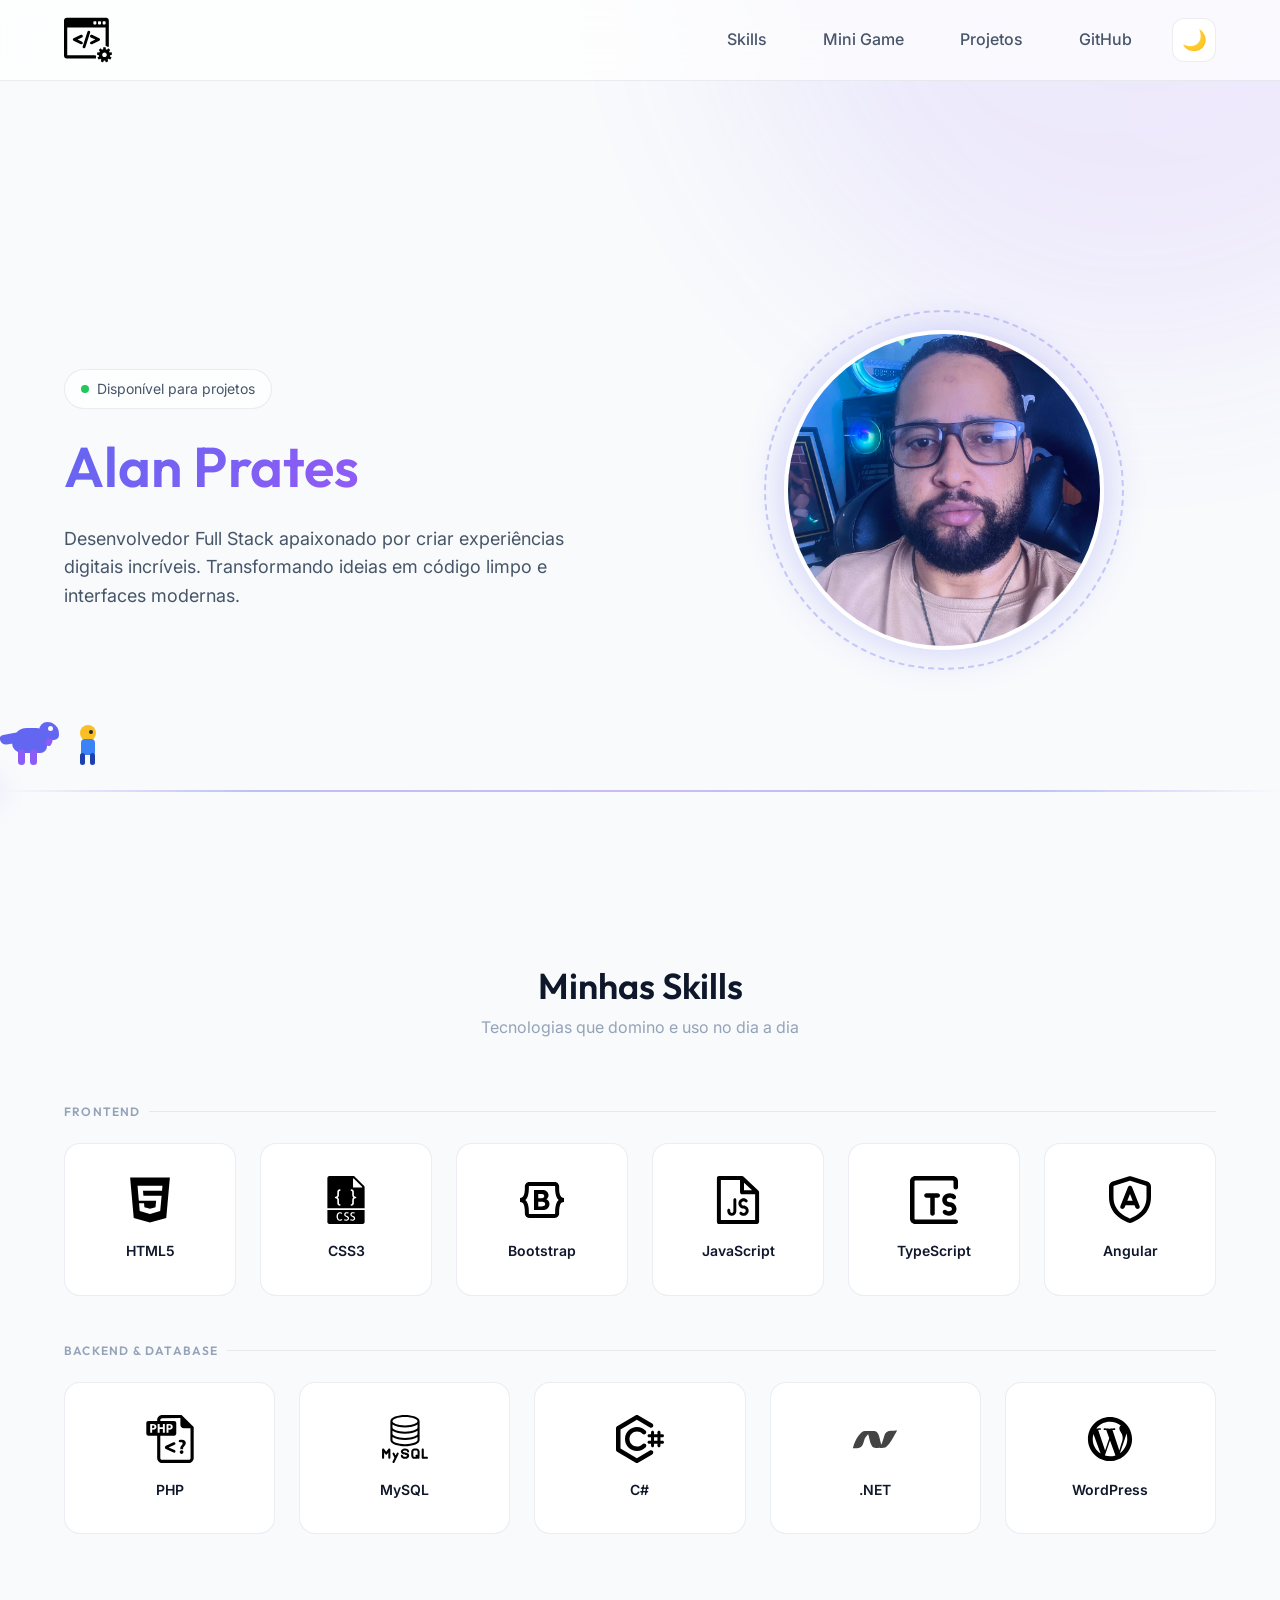
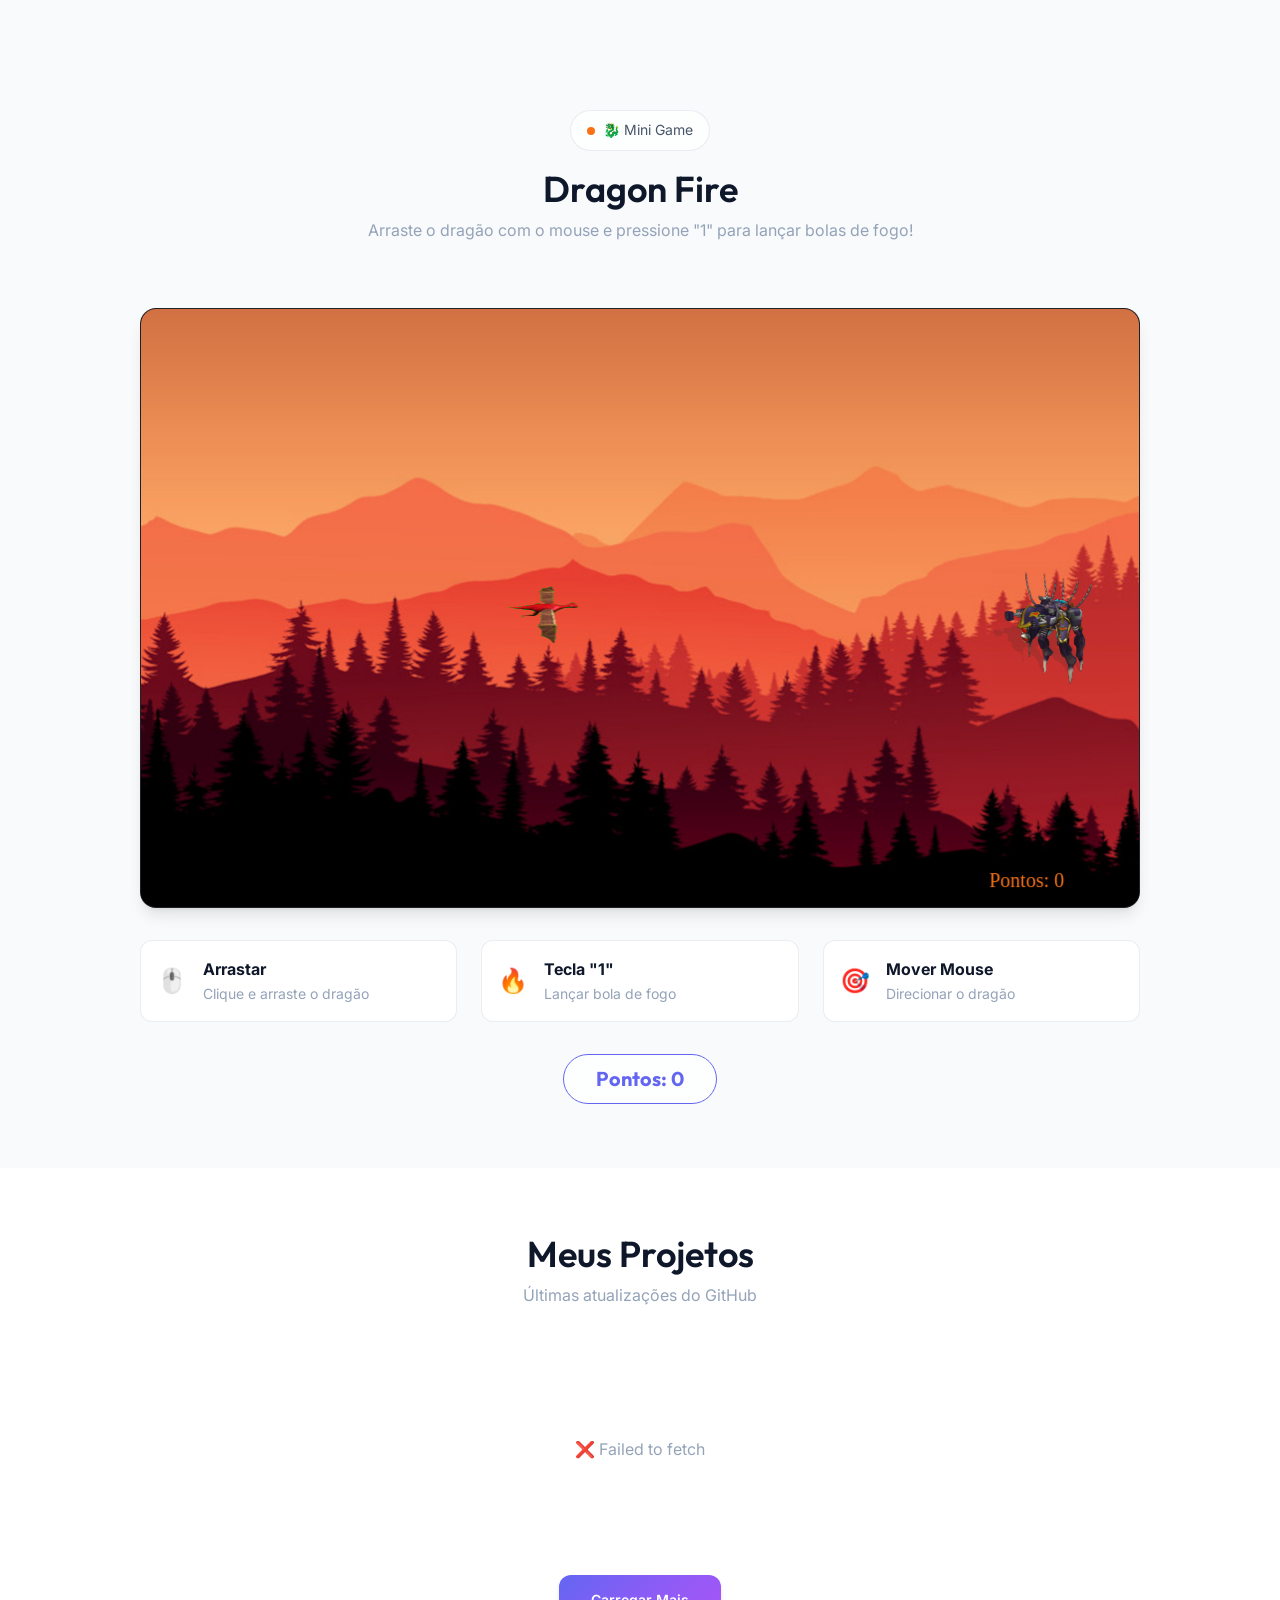
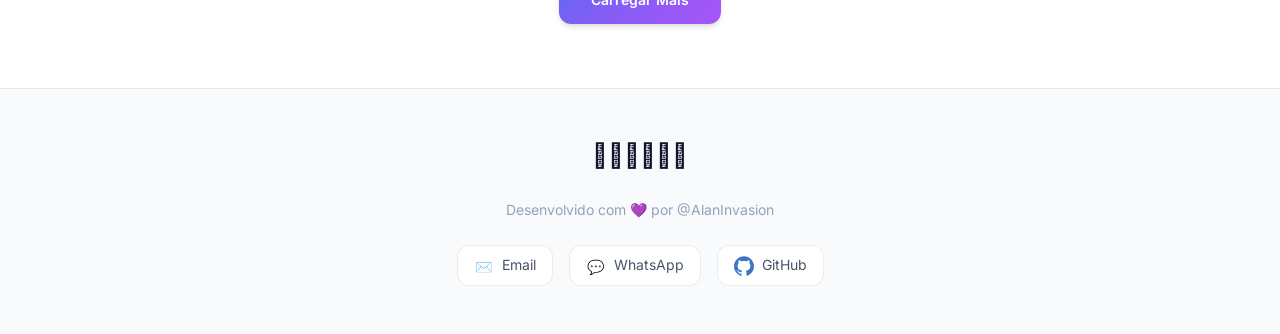
<file: index.html>
<!DOCTYPE html>
<html lang="pt-BR" data-theme="light">

<head>
  <meta charset="UTF-8">
  <meta name="viewport" content="width=device-width, initial-scale=1.0">
  <meta name="description"
    content="Alan Prates - Desenvolvedor Full Stack especializado em HTML5, CSS, JavaScript, TypeScript, Angular, PHP, .NET e muito mais.">
  <meta name="author" content="Alan Prates">
  <meta name="keywords" content="desenvolvedor, full stack, web developer, HTML, CSS, JavaScript, Angular, PHP, .NET">

  <!-- Open Graph -->
  <meta property="og:title" content="Alan Prates - Desenvolvedor Full Stack">
  <meta property="og:description" content="Portfólio de desenvolvimento web e projetos.">
  <meta property="og:type" content="website">

  <!-- Favicon -->
  <link rel="icon" href="assets/icons/penguin-svgrepo-com.svg" type="image/svg+xml">

  <!-- Google Fonts -->
  <link rel="preconnect" href="https://fonts.googleapis.com">
  <link rel="preconnect" href="https://fonts.gstatic.com" crossorigin>
  <link
    href="https://fonts.googleapis.com/css2?family=Inter:wght@400;500;600;700&family=Outfit:wght@500;600;700&display=swap"
    rel="stylesheet">

  <!-- Styles -->
  <link rel="stylesheet" href="assets/css/style.css">

  <title>Alan Prates | Desenvolvedor Full Stack</title>
</head>

<body>
  <!-- Header -->
  <header class="header">
    <div class="container header__content">
      <a href="/">
        <img src="assets/images/logo.svg" alt="Alan Prates Logo" class="header__logo">
      </a>

      <nav class="header__nav">
        <a href="#skills" class="header__link">Skills</a>
        <a href="#dragon-game" class="header__link">Mini Game</a>
        <a href="#projects" class="header__link">Projetos</a>
        <a href="https://github.com/AlanPrates" target="_blank" rel="noopener" class="header__link">GitHub</a>
        <button id="theme-toggle" class="theme-toggle" aria-label="Alternar tema">🌙</button>
      </nav>
    </div>
  </header>

  <!-- Hero Section -->
  <section class="hero">
    <!-- Vertical Connecting Line - Header to Skills -->
    <div class="connecting-line"></div>

    <div class="container hero__content">
      <div class="hero__text">
        <span class="hero__badge">
          <span class="hero__badge-dot"></span>
          Disponível para projetos
        </span>
        <h1 class="hero__title">Alan Prates</h1>
        <p class="hero__subtitle">
          Desenvolvedor Full Stack apaixonado por criar experiências digitais incríveis.
          Transformando ideias em código limpo e interfaces modernas.
        </p>
      </div>

      <div class="hero__image-wrapper">
        <div class="hero__image-ring"></div>
        <img src="assets/images/profile/IMG_0135.jpg" alt="Alan Prates" class="hero__image">
      </div>
    </div>

    <!-- Running Chase - Full Screen -->
    <div class="chase-runner">
      <!-- Prey - Small Running Dev -->
      <div class="prey">
        <div class="prey__head"></div>
        <div class="prey__body"></div>
        <div class="prey__leg prey__leg--left"></div>
        <div class="prey__leg prey__leg--right"></div>
      </div>

      <!-- Dinosaur -->
      <div class="dino">
        <div class="dino__body"></div>
        <div class="dino__leg dino__leg--left"></div>
        <div class="dino__leg dino__leg--right"></div>
        <div class="dino__tail"></div>
        <div class="dino__arm"></div>
      </div>
    </div>
  </section>

  <!-- Skills Section -->
  <section id="skills" class="skills">
    <div class="container">
      <header class="section__header">
        <h2 class="section__title">Minhas Skills</h2>
        <p class="section__subtitle">Tecnologias que domino e uso no dia a dia</p>
      </header>

      <!-- Frontend -->
      <div class="skills__category">
        <h3 class="skills__category-title">Frontend</h3>
        <div class="skills__grid">
          <article class="skill-card">
            <img src="assets/icons/skills/html5-svgrepo-com.svg" alt="HTML5" class="skill-card__icon">
            <span class="skill-card__name">HTML5</span>
          </article>

          <article class="skill-card">
            <img src="assets/icons/skills/css-svgrepo-com.svg" alt="CSS3" class="skill-card__icon">
            <span class="skill-card__name">CSS3</span>
          </article>

          <article class="skill-card">
            <img src="assets/icons/skills/icons8-bootstrap.svg" alt="Bootstrap" class="skill-card__icon">
            <span class="skill-card__name">Bootstrap</span>
          </article>

          <article class="skill-card">
            <img src="assets/icons/skills/js-svgrepo-com.svg" alt="JavaScript" class="skill-card__icon">
            <span class="skill-card__name">JavaScript</span>
          </article>

          <article class="skill-card">
            <img src="assets/icons/skills/typescript-16-svgrepo-com.svg" alt="TypeScript" class="skill-card__icon">
            <span class="skill-card__name">TypeScript</span>
          </article>

          <article class="skill-card">
            <img src="assets/icons/skills/angular-16-svgrepo-com.svg" alt="Angular" class="skill-card__icon">
            <span class="skill-card__name">Angular</span>
          </article>
        </div>
      </div>

      <!-- Backend -->
      <div class="skills__category">
        <h3 class="skills__category-title">Backend & Database</h3>
        <div class="skills__grid">
          <article class="skill-card">
            <img src="assets/icons/skills/php-file-svgrepo-com.svg" alt="PHP" class="skill-card__icon">
            <span class="skill-card__name">PHP</span>
          </article>

          <article class="skill-card">
            <img src="assets/icons/skills/mysql-svgrepo-com.svg" alt="MySQL" class="skill-card__icon">
            <span class="skill-card__name">MySQL</span>
          </article>

          <article class="skill-card">
            <img src="assets/icons/skills/c-sharp-16-svgrepo-com.svg" alt="C#" class="skill-card__icon">
            <span class="skill-card__name">C#</span>
          </article>

          <article class="skill-card">
            <img src="assets/icons/skills/dotnet-svgrepo-com.svg" alt=".NET" class="skill-card__icon">
            <span class="skill-card__name">.NET</span>
          </article>

          <article class="skill-card">
            <img src="assets/icons/skills/icons8-wordpress.svg" alt="WordPress" class="skill-card__icon">
            <span class="skill-card__name">WordPress</span>
          </article>
        </div>
      </div>
    </div>
  </section>


  <!-- Dragon Game Section -->
  <section class="dragon-section" id="dragon-game">
    <div class="dragon-section__container">
      <div class="section__header fade-in-up">
        <span class="hero__badge" style="margin: 0 auto 1rem;">
          <span class="hero__badge-dot" style="background: #f97316;"></span>
          🐉 Mini Game
        </span>
        <h2 class="section__title">Dragon Fire</h2>
        <p class="dragon-section__subtitle">Arraste o dragão com o mouse e pressione "1" para lançar bolas de fogo!</p>
      </div>

      <div class="dragon-section__game fade-in-up">
        <div class="dragon-section__canvas-wrapper">
          <canvas id="scene" width="1000" height="600"></canvas>
        </div>

        <div class="dragon-section__controls">
          <div class="dragon-control">
            <span class="dragon-control__icon">🖱️</span>
            <div>
              <strong>Arrastar</strong>
              <p>Clique e arraste o dragão</p>
            </div>
          </div>
          <div class="dragon-control">
            <span class="dragon-control__icon">🔥</span>
            <div>
              <strong>Tecla "1"</strong>
              <p>Lançar bola de fogo</p>
            </div>
          </div>
          <div class="dragon-control">
            <span class="dragon-control__icon">🎯</span>
            <div>
              <strong>Mover Mouse</strong>
              <p>Direcionar o dragão</p>
            </div>
          </div>
        </div>

        <div class="dragon-section__score" id="score-display">Pontos: 0</div>
      </div>
    </div>
  </section>

  <!-- Projects Section (GitHub Repos) -->
  <section id="projects" class="projects">
    <div class="container">
      <header class="section__header">
        <h2 class="section__title">Meus Projetos</h2>
        <p class="section__subtitle">Últimas atualizações do GitHub</p>
      </header>

      <div id="projects-grid" class="projects__grid">
        <!-- Repos carregados via JavaScript -->
      </div>

      <footer class="projects__footer">
        <button id="load-more" class="btn btn--primary">
          Carregar Mais
        </button>
      </footer>
    </div>
  </section>

  <!-- Footer -->
  <footer class="footer">
    <div class="container footer__content">
      <span class="footer__emoji">𓆉𓃥𓃠𓃰𓄂𓅯</span>
      <p class="footer__text">Desenvolvido com 💜 por @AlanInvasion</p>

      <div class="footer__social">
        <a href="mailto:alan_invasion@hotmail.com" class="footer__social-link">
          <span class="footer__social-icon">✉️</span>
          Email
        </a>
        <a href="https://wa.me/5573991636180" target="_blank" rel="noopener" class="footer__social-link">
          <span class="footer__social-icon">💬</span>
          WhatsApp
        </a>
        <a href="https://github.com/AlanPrates" target="_blank" rel="noopener" class="footer__social-link">
          <img src="assets/icons/github-color-svgrepo-com.svg" alt="GitHub" class="footer__social-icon">
          GitHub
        </a>
      </div>
    </div>
  </footer>

  <!-- Scripts -->
  <script type="module" src="assets/js/main.js"></script>
  <script src="assets/dragon-game/js/game.js"></script>
</body>

</html>
</file>
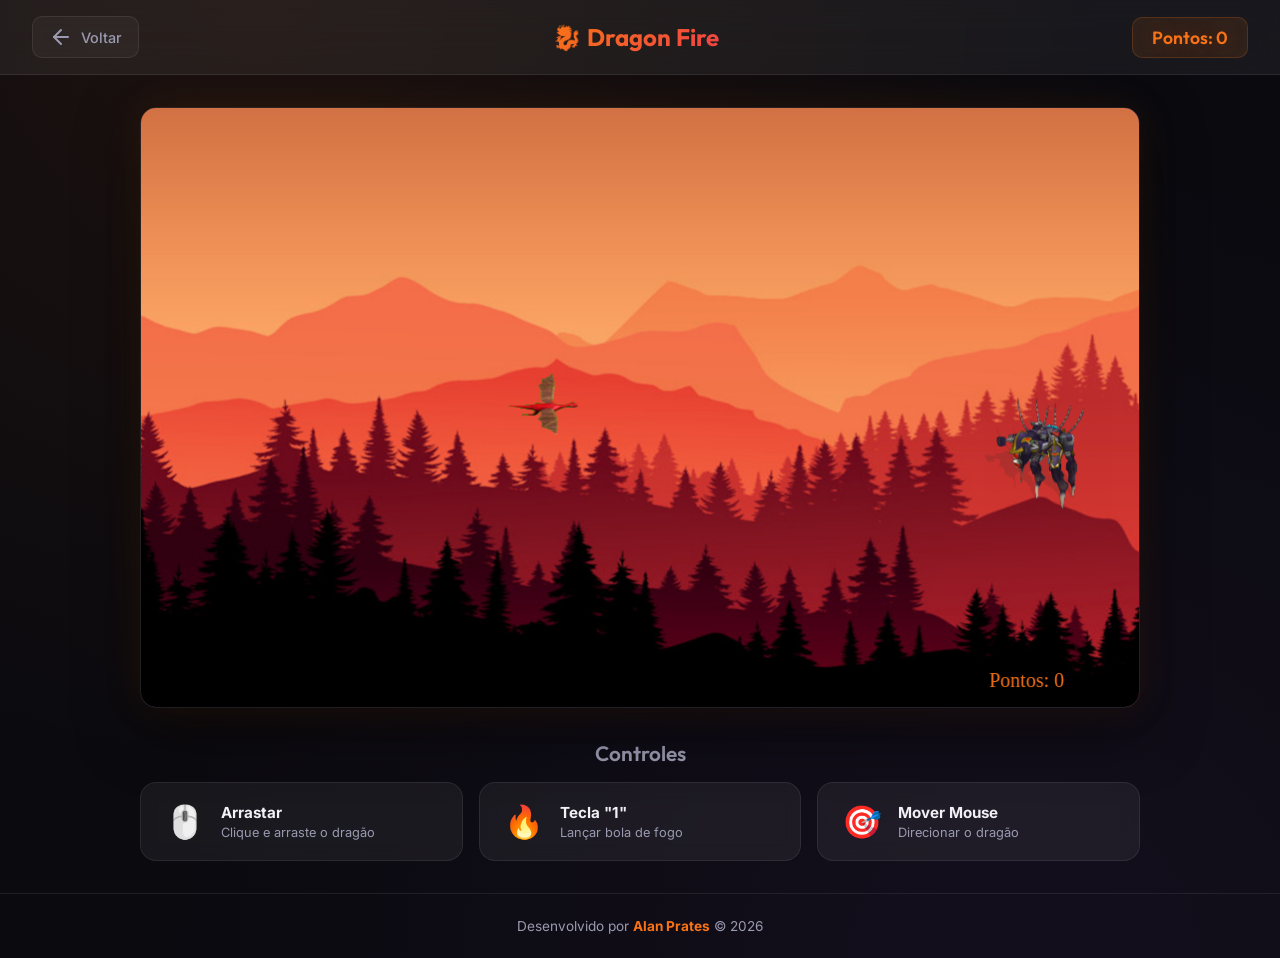
<file: assets/dragon-game/index.html>
<!DOCTYPE html>
<html lang="pt-BR">

<head>
  <meta charset="UTF-8" />
  <meta name="viewport" content="width=device-width, initial-scale=1.0" />
  <meta name="description" content="Dragon Fire - Um jogo de dragão interativo. Controle o dragão, lance bolas de fogo e destrua os inimigos!" />
  <title>Dragon Fire | Alan Prates</title>
  <link rel="preconnect" href="https://fonts.googleapis.com" />
  <link rel="preconnect" href="https://fonts.gstatic.com" crossorigin />
  <link href="https://fonts.googleapis.com/css2?family=Inter:wght@400;500;600;700&family=Outfit:wght@400;500;600;700;800&display=swap" rel="stylesheet" />
  <link rel="stylesheet" href="css/style.css" />
</head>

<body>
  <header class="header">
    <a href="../index.html" class="back-link" title="Voltar para Landing Page">
      <svg width="24" height="24" viewBox="0 0 24 24" fill="none" stroke="currentColor" stroke-width="2" stroke-linecap="round" stroke-linejoin="round">
        <path d="M19 12H5" /><path d="M12 19l-7-7 7-7" />
      </svg>
      <span>Voltar</span>
    </a>
    <h1 class="header__title">🐉 Dragon Fire</h1>
    <div class="header__score" id="score-display">Pontos: 0</div>
  </header>

  <main class="game-container">
    <div class="canvas-wrapper">
      <canvas id="scene" width="1000" height="600"></canvas>
    </div>

    <section class="controls">
      <h2 class="controls__title">Controles</h2>
      <div class="controls__grid">
        <div class="control-card">
          <div class="control-card__icon">🖱️</div>
          <div class="control-card__text">
            <strong>Arrastar</strong>
            <p>Clique e arraste o dragão</p>
          </div>
        </div>
        <div class="control-card">
          <div class="control-card__icon">🔥</div>
          <div class="control-card__text">
            <strong>Tecla "1"</strong>
            <p>Lançar bola de fogo</p>
          </div>
        </div>
        <div class="control-card">
          <div class="control-card__icon">🎯</div>
          <div class="control-card__text">
            <strong>Mover Mouse</strong>
            <p>Direcionar o dragão</p>
          </div>
        </div>
      </div>
    </section>
  </main>

  <footer class="footer">
    <p>Desenvolvido por <strong>Alan Prates</strong> &copy; 2026</p>
  </footer>

  <script src="js/game.js"></script>
</body>

</html>
</file>
<file: assets/css/style.css>
/* ==========================================
   ALAN PRATES PORTFOLIO - Modern Design System
   ========================================== */

/* CSS Variables - Design Tokens */
:root {
  /* Colors - Light Mode */
  --bg-primary: #f8fafc;
  --bg-secondary: #ffffff;
  --bg-glass: rgba(255, 255, 255, 0.7);
  --text-primary: #0f172a;
  --text-secondary: #475569;
  --text-muted: #94a3b8;
  --accent-primary: #6366f1;
  --accent-secondary: #8b5cf6;
  --accent-gradient: linear-gradient(135deg, #6366f1 0%, #8b5cf6 50%, #a855f7 100%);
  --border-color: rgba(148, 163, 184, 0.2);
  --shadow-sm: 0 1px 2px rgba(0, 0, 0, 0.05);
  --shadow-md: 0 4px 6px -1px rgba(0, 0, 0, 0.1), 0 2px 4px -2px rgba(0, 0, 0, 0.1);
  --shadow-lg: 0 10px 15px -3px rgba(0, 0, 0, 0.1), 0 4px 6px -4px rgba(0, 0, 0, 0.1);
  --shadow-glow: 0 0 40px rgba(99, 102, 241, 0.3);

  /* Spacing */
  --space-xs: 0.25rem;
  --space-sm: 0.5rem;
  --space-md: 1rem;
  --space-lg: 1.5rem;
  --space-xl: 2rem;
  --space-2xl: 3rem;
  --space-3xl: 4rem;

  /* Border Radius */
  --radius-sm: 0.375rem;
  --radius-md: 0.75rem;
  --radius-lg: 1rem;
  --radius-xl: 1.5rem;
  --radius-full: 9999px;

  /* Transitions */
  --transition-fast: 150ms ease;
  --transition-base: 250ms ease;
  --transition-slow: 350ms ease;
}

/* Dark Mode */
[data-theme="dark"] {
  --bg-primary: #0f172a;
  --bg-secondary: #1e293b;
  --bg-glass: rgba(30, 41, 59, 0.8);
  --text-primary: #f1f5f9;
  --text-secondary: #cbd5e1;
  --text-muted: #64748b;
  --border-color: rgba(148, 163, 184, 0.1);
  --shadow-glow: 0 0 60px rgba(139, 92, 246, 0.4);
}

/* Reset & Base */
*,
*::before,
*::after {
  margin: 0;
  padding: 0;
  box-sizing: border-box;
}

html {
  scroll-behavior: smooth;
}

body {
  font-family: 'Inter', -apple-system, BlinkMacSystemFont, 'Segoe UI', sans-serif;
  font-size: 16px;
  line-height: 1.6;
  color: var(--text-primary);
  background: var(--bg-primary);
  min-height: 100vh;
  transition: background var(--transition-base), color var(--transition-base);
}

a {
  text-decoration: none;
  color: inherit;
  transition: color var(--transition-fast);
}

img {
  max-width: 100%;
  height: auto;
  display: block;
}

ul {
  list-style: none;
}

/* Typography */
h1,
h2,
h3,
h4,
h5,
h6 {
  font-family: 'Outfit', sans-serif;
  font-weight: 600;
  line-height: 1.2;
}

h1 {
  font-size: clamp(2rem, 5vw, 3.5rem);
}

h2 {
  font-size: clamp(1.5rem, 3vw, 2.25rem);
}

h3 {
  font-size: clamp(1.25rem, 2vw, 1.5rem);
}

/* Layout Container */
.container {
  width: 100%;
  max-width: 1200px;
  margin: 0 auto;
  padding: 0 var(--space-lg);
}

/* ==========================================
   HEADER & NAVIGATION
   ========================================== */
.header {
  position: fixed;
  top: 0;
  left: 0;
  right: 0;
  z-index: 100;
  padding: var(--space-md) 0;
  background: var(--bg-glass);
  backdrop-filter: blur(20px);
  -webkit-backdrop-filter: blur(20px);
  border-bottom: 1px solid var(--border-color);
  transition: all var(--transition-base);
}

.header__content {
  display: flex;
  align-items: center;
  justify-content: space-between;
}

.header__logo {
  height: 48px;
  transition: transform var(--transition-base);
}

.header__logo:hover {
  transform: scale(1.05);
}

.header__nav {
  display: flex;
  align-items: center;
  gap: var(--space-lg);
}

.header__link {
  font-weight: 500;
  color: var(--text-secondary);
  padding: var(--space-sm) var(--space-md);
  border-radius: var(--radius-md);
  transition: all var(--transition-fast);
}

.header__link:hover {
  color: var(--accent-primary);
  background: var(--bg-glass);
}

/* Theme Toggle */
.theme-toggle {
  width: 44px;
  height: 44px;
  border: none;
  border-radius: var(--radius-md);
  background: var(--bg-secondary);
  color: var(--text-primary);
  cursor: pointer;
  display: flex;
  align-items: center;
  justify-content: center;
  font-size: 1.25rem;
  transition: all var(--transition-fast);
  border: 1px solid var(--border-color);
}

.theme-toggle:hover {
  background: var(--accent-gradient);
  color: white;
  transform: rotate(15deg);
}

/* ==========================================
   HERO SECTION
   ========================================== */
.hero {
  min-height: 100vh;
  display: flex;
  align-items: center;
  padding-top: 80px;
  position: relative;
  overflow: hidden;
}

.hero::before {
  content: '';
  position: absolute;
  top: -50%;
  right: -20%;
  width: 800px;
  height: 800px;
  background: var(--accent-gradient);
  opacity: 0.1;
  border-radius: 50%;
  filter: blur(100px);
  animation: pulse 8s ease-in-out infinite;
}

.hero__content {
  display: grid;
  grid-template-columns: 1fr 1fr;
  gap: var(--space-3xl);
  align-items: center;
}

.hero__text {
  display: flex;
  flex-direction: column;
  gap: var(--space-lg);
}

.hero__badge {
  display: inline-flex;
  align-items: center;
  gap: var(--space-sm);
  padding: var(--space-sm) var(--space-md);
  background: var(--bg-glass);
  border: 1px solid var(--border-color);
  border-radius: var(--radius-full);
  font-size: 0.875rem;
  color: var(--text-secondary);
  width: fit-content;
  backdrop-filter: blur(10px);
}

.hero__badge-dot {
  width: 8px;
  height: 8px;
  background: #22c55e;
  border-radius: 50%;
  animation: blink 2s ease-in-out infinite;
}

.hero__title {
  background: var(--accent-gradient);
  -webkit-background-clip: text;
  -webkit-text-fill-color: transparent;
  background-clip: text;
}

.hero__subtitle {
  color: var(--text-secondary);
  font-size: 1.125rem;
  max-width: 500px;
}

.hero__image-wrapper {
  display: flex;
  justify-content: center;
  align-items: center;
  position: relative;
}

.hero__image {
  width: 320px;
  height: 320px;
  border-radius: 50%;
  object-fit: cover;
  border: 4px solid var(--bg-secondary);
  box-shadow: var(--shadow-glow);
  animation: float 6s ease-in-out infinite;
  position: relative;
  z-index: 2;
}

.hero__image-ring {
  position: absolute;
  width: 360px;
  height: 360px;
  border: 2px dashed var(--accent-primary);
  border-radius: 50%;
  opacity: 0.3;
  animation: spin 20s linear infinite;
}

/* Horizontal Connecting Line - Synced with Chase */
.connecting-line {
  position: absolute;
  left: 0;
  bottom: 12%;
  width: 100%;
  height: 2px;
  background: linear-gradient(to right,
      transparent 0%,
      var(--accent-primary) 20%,
      var(--accent-secondary) 50%,
      var(--accent-primary) 80%,
      transparent 100%);
  opacity: 0.4;
  z-index: 1;
}

.connecting-line::after {
  content: '';
  position: absolute;
  left: 0;
  top: 50%;
  transform: translateX(-150px) translateY(-50%);
  width: 150px;
  height: 4px;
  background: linear-gradient(to right,
      transparent,
      var(--accent-primary),
      var(--accent-secondary),
      var(--accent-primary),
      transparent);
  border-radius: 2px;
  box-shadow: 0 0 20px var(--accent-primary), 0 0 40px var(--accent-secondary);
  animation: lineSlide 15s linear infinite;
}

/* Dark mode adjustments */
[data-theme="dark"] .connecting-line {
  opacity: 0.6;
}

[data-theme="dark"] .connecting-line::after {
  box-shadow: 0 0 30px var(--accent-primary), 0 0 60px var(--accent-secondary);
}

@keyframes lineSlide {
  0% {
    transform: translateX(-150px) translateY(-50%);
  }

  100% {
    transform: translateX(calc(100vw + 150px)) translateY(-50%);
  }
}

/* ==========================================
   RUNNING CHASE - CSS Drawn Version
   ========================================== */
.chase-runner {
  position: absolute;
  bottom: 15%;
  left: 0;
  display: flex;
  flex-direction: row-reverse;
  align-items: flex-end;
  gap: 15px;
  animation: chaseRun 15s linear infinite;
  z-index: 10;
  pointer-events: none;
}

/* ==========================================
   PREY - Running Dev
   ========================================== */
.prey {
  position: relative;
  width: 25px;
  height: 40px;
  animation: preyBounce 0.3s ease-in-out infinite;
}

.prey__head {
  position: absolute;
  width: 16px;
  height: 16px;
  background: #fbbf24;
  border-radius: 50%;
  top: 0;
  left: 50%;
  transform: translateX(-50%);
}

.prey__head::before {
  /* Face */
  content: '';
  position: absolute;
  width: 4px;
  height: 4px;
  background: #1f2937;
  border-radius: 50%;
  top: 5px;
  right: 3px;
}

.prey__body {
  position: absolute;
  width: 14px;
  height: 16px;
  background: #3b82f6;
  border-radius: 4px 4px 2px 2px;
  top: 14px;
  left: 50%;
  transform: translateX(-50%);
}

.prey__leg {
  position: absolute;
  width: 5px;
  height: 12px;
  background: #1e40af;
  border-radius: 3px;
  bottom: 0;
}

.prey__leg--left {
  left: 5px;
  animation: preyLegRun 0.15s ease-in-out infinite;
  transform-origin: top center;
}

.prey__leg--right {
  right: 5px;
  animation: preyLegRun 0.15s ease-in-out infinite 0.075s;
  transform-origin: top center;
}

/* Dark mode prey */
[data-theme="dark"] .prey__head {
  background: #fcd34d;
}

[data-theme="dark"] .prey__body {
  background: #60a5fa;
}

[data-theme="dark"] .prey__leg {
  background: #3b82f6;
}

@keyframes preyBounce {

  0%,
  100% {
    transform: translateY(0);
  }

  50% {
    transform: translateY(-6px);
  }
}

@keyframes preyLegRun {

  0%,
  100% {
    transform: rotate(-30deg);
  }

  50% {
    transform: rotate(30deg);
  }
}

/* ==========================================
   DINOSAUR - T-Rex
   ========================================== */
.dino {
  position: relative;
  width: 60px;
  height: 45px;
}

.dino__body {
  position: absolute;
  width: 35px;
  height: 25px;
  background: var(--accent-primary);
  border-radius: 18px 12px 8px 12px;
  top: 8px;
  left: 12px;
}

.dino__body::before {
  /* Head */
  content: '';
  position: absolute;
  width: 20px;
  height: 18px;
  background: var(--accent-primary);
  border-radius: 10px 14px 6px 8px;
  top: -6px;
  right: -12px;
}

.dino__body::after {
  /* Eye */
  content: '';
  position: absolute;
  width: 5px;
  height: 5px;
  background: var(--bg-primary);
  border-radius: 50%;
  top: -2px;
  right: -6px;
}

.dino__leg {
  position: absolute;
  width: 7px;
  height: 16px;
  background: var(--accent-secondary);
  border-radius: 4px;
  bottom: 0;
}

.dino__leg--left {
  left: 18px;
  animation: dinoLegRun 0.2s ease-in-out infinite;
  transform-origin: top center;
}

.dino__leg--right {
  left: 30px;
  animation: dinoLegRun 0.2s ease-in-out infinite 0.1s;
  transform-origin: top center;
}

.dino__tail {
  position: absolute;
  width: 18px;
  height: 10px;
  background: var(--accent-primary);
  border-radius: 8px 4px 6px 12px;
  top: 14px;
  left: 0;
  transform: rotate(-10deg);
}

.dino__arm {
  position: absolute;
  width: 6px;
  height: 8px;
  background: var(--accent-secondary);
  border-radius: 3px;
  top: 18px;
  right: 8px;
  transform: rotate(25deg);
  animation: dinoArmWave 0.25s ease-in-out infinite;
}

/* Dark mode dino */
[data-theme="dark"] .dino__body,
[data-theme="dark"] .dino__body::before,
[data-theme="dark"] .dino__tail {
  background: #a855f7;
}

[data-theme="dark"] .dino__leg,
[data-theme="dark"] .dino__arm {
  background: #c084fc;
}

[data-theme="dark"] .dino__body::after {
  background: #0f172a;
}

@keyframes chaseRun {
  0% {
    transform: translateX(-150px);
  }

  100% {
    transform: translateX(calc(100vw + 150px));
  }
}

@keyframes dinoLegRun {

  0%,
  100% {
    transform: rotate(-25deg);
  }

  50% {
    transform: rotate(25deg);
  }
}

@keyframes dinoArmWave {

  0%,
  100% {
    transform: rotate(25deg);
  }

  50% {
    transform: rotate(45deg);
  }
}

/* ==========================================
   SKILLS SECTION
   ========================================== */
.skills {
  padding: var(--space-3xl) 0;
  position: relative;
}

.section__header {
  text-align: center;
  margin-bottom: var(--space-3xl);
}

.section__title {
  margin-bottom: var(--space-sm);
}

.section__subtitle {
  color: var(--text-muted);
}

.skills__grid {
  display: grid;
  grid-template-columns: repeat(auto-fit, minmax(140px, 1fr));
  gap: var(--space-lg);
}

.skill-card {
  display: flex;
  flex-direction: column;
  align-items: center;
  gap: var(--space-md);
  padding: var(--space-xl);
  background: var(--bg-secondary);
  border: 1px solid var(--border-color);
  border-radius: var(--radius-lg);
  transition: all var(--transition-base);
  cursor: default;
}

.skill-card:hover {
  transform: translateY(-8px);
  box-shadow: var(--shadow-lg);
  border-color: var(--accent-primary);
}

.skill-card:hover .skill-card__icon {
  transform: scale(1.1) rotate(5deg);
}

.skill-card__icon {
  width: 48px;
  height: 48px;
  transition: transform var(--transition-base);
}

.skill-card__name {
  font-size: 0.875rem;
  font-weight: 600;
  color: var(--text-primary);
  text-align: center;
}

/* Skill Categories */
.skills__category {
  margin-bottom: var(--space-2xl);
}

.skills__category-title {
  font-size: 0.75rem;
  font-weight: 600;
  text-transform: uppercase;
  letter-spacing: 0.1em;
  color: var(--text-muted);
  margin-bottom: var(--space-lg);
  display: flex;
  align-items: center;
  gap: var(--space-sm);
}

.skills__category-title::after {
  content: '';
  flex: 1;
  height: 1px;
  background: var(--border-color);
}

/* ==========================================
   PROJECTS SECTION (GitHub Repos)
   ========================================== */
.projects {
  padding: var(--space-3xl) 0;
  background: var(--bg-secondary);
}

.projects__grid {
  display: grid;
  grid-template-columns: repeat(auto-fit, minmax(300px, 1fr));
  gap: var(--space-lg);
}

.project-card {
  padding: var(--space-xl);
  background: var(--bg-primary);
  border: 1px solid var(--border-color);
  border-radius: var(--radius-lg);
  transition: all var(--transition-base);
}

.project-card:hover {
  transform: translateY(-4px);
  box-shadow: var(--shadow-md);
  border-color: var(--accent-primary);
}

.project-card__header {
  display: flex;
  align-items: flex-start;
  justify-content: space-between;
  margin-bottom: var(--space-md);
}

.project-card__title {
  font-size: 1.125rem;
  font-weight: 600;
  color: var(--text-primary);
}

.project-card__link {
  color: var(--accent-primary);
  font-size: 1.25rem;
  transition: transform var(--transition-fast);
}

.project-card__link:hover {
  transform: scale(1.2);
}

.project-card__date {
  font-size: 0.75rem;
  color: var(--text-muted);
}

/* Load More Button */
.btn {
  display: inline-flex;
  align-items: center;
  justify-content: center;
  gap: var(--space-sm);
  padding: var(--space-md) var(--space-xl);
  font-family: inherit;
  font-size: 0.875rem;
  font-weight: 600;
  border: none;
  border-radius: var(--radius-md);
  cursor: pointer;
  transition: all var(--transition-fast);
}

.btn--primary {
  background: var(--accent-gradient);
  color: white;
  box-shadow: var(--shadow-md);
}

.btn--primary:hover {
  transform: translateY(-2px);
  box-shadow: var(--shadow-lg);
}

.btn--outline {
  background: transparent;
  color: var(--accent-primary);
  border: 2px solid var(--accent-primary);
}

.btn--outline:hover {
  background: var(--accent-primary);
  color: white;
}

.projects__footer {
  display: flex;
  justify-content: center;
  margin-top: var(--space-2xl);
}

/* Loading State */
.loading {
  display: flex;
  flex-direction: column;
  align-items: center;
  gap: var(--space-md);
  padding: var(--space-3xl);
  color: var(--text-muted);
}

.loading__spinner {
  width: 40px;
  height: 40px;
  border: 3px solid var(--border-color);
  border-top-color: var(--accent-primary);
  border-radius: 50%;
  animation: spin 1s linear infinite;
}


/* ==========================================
   DRAGON FIRE GAME SECTION
   ========================================== */
.dragon-section {
  padding: var(--space-3xl) 0;
  background: var(--bg-primary);
  position: relative;
  overflow: hidden;
}

.dragon-section__container {
  width: 100%;
  max-width: 1200px;
  margin: 0 auto;
  padding: 0 var(--space-lg);
}

.dragon-section__game {
  margin-top: var(--space-2xl);
  display: flex;
  flex-direction: column;
  gap: var(--space-xl);
  align-items: center;
}

.dragon-section__canvas-wrapper {
  width: 100%;
  max-width: 1000px;
  background: #000;
  border-radius: var(--radius-lg);
  overflow: hidden;
  box-shadow: var(--shadow-lg);
  border: 1px solid var(--border-color);
  position: relative;
}

#scene {
  width: 100%;
  height: auto;
  display: block;
  cursor: crosshair;
}

.dragon-section__controls {
  display: grid;
  grid-template-columns: repeat(3, 1fr);
  gap: var(--space-lg);
  width: 100%;
  max-width: 1000px;
}

.dragon-control {
  background: var(--bg-secondary);
  border: 1px solid var(--border-color);
  border-radius: var(--radius-md);
  padding: var(--space-md);
  display: flex;
  align-items: center;
  gap: var(--space-md);
  transition: all var(--transition-base);
}

.dragon-control:hover {
  border-color: var(--accent-primary);
  transform: translateY(-2px);
  box-shadow: var(--shadow-sm);
}

.dragon-control__icon {
  font-size: 1.5rem;
}

.dragon-control strong {
  display: block;
  font-size: 1rem;
  color: var(--text-primary);
}

.dragon-control p {
  font-size: 0.875rem;
  color: var(--text-muted);
}

.dragon-section__score {
  font-family: 'Outfit', sans-serif;
  font-size: 1.25rem;
  font-weight: 700;
  color: var(--accent-primary);
  padding: var(--space-sm) var(--space-xl);
  background: var(--bg-glass);
  border: 1px solid var(--accent-primary);
  border-radius: var(--radius-full);
}

.dragon-section__subtitle {
  color: var(--text-muted);
  text-align: center;
  max-width: 600px;
  margin: 0 auto;
}

@media (max-width: 768px) {
  .dragon-section__controls {
    grid-template-columns: 1fr;
    gap: var(--space-md);
  }
}

/* ==========================================
   FOOTER
   ========================================== */
.footer {
  padding: var(--space-2xl) 0;
  background: var(--bg-primary);
  border-top: 1px solid var(--border-color);
}

.footer__content {
  display: flex;
  flex-direction: column;
  align-items: center;
  gap: var(--space-lg);
  text-align: center;
}

.footer__emoji {
  font-size: 1.5rem;
}

.footer__text {
  color: var(--text-muted);
  font-size: 0.875rem;
}

.footer__social {
  display: flex;
  gap: var(--space-md);
}

.footer__social-link {
  display: flex;
  align-items: center;
  gap: var(--space-sm);
  padding: var(--space-sm) var(--space-md);
  background: var(--bg-secondary);
  border: 1px solid var(--border-color);
  border-radius: var(--radius-md);
  color: var(--text-secondary);
  font-size: 0.875rem;
  transition: all var(--transition-fast);
}

.footer__social-link:hover {
  background: var(--accent-primary);
  color: white;
  border-color: var(--accent-primary);
}

.footer__social-icon {
  width: 20px;
  height: 20px;
}

/* ==========================================
   ANIMATIONS
   ========================================== */
@keyframes float {

  0%,
  100% {
    transform: translateY(0);
  }

  50% {
    transform: translateY(-20px);
  }
}

@keyframes spin {
  from {
    transform: rotate(0deg);
  }

  to {
    transform: rotate(360deg);
  }
}

@keyframes pulse {

  0%,
  100% {
    opacity: 0.1;
    transform: scale(1);
  }

  50% {
    opacity: 0.15;
    transform: scale(1.05);
  }
}

@keyframes blink {

  0%,
  100% {
    opacity: 1;
  }

  50% {
    opacity: 0.5;
  }
}

@keyframes fadeInUp {
  from {
    opacity: 0;
    transform: translateY(30px);
  }

  to {
    opacity: 1;
    transform: translateY(0);
  }
}

.fade-in-up {
  animation: fadeInUp 0.6s ease-out forwards;
}

/* ==========================================
   RESPONSIVE DESIGN
   ========================================== */
@media (max-width: 768px) {
  .header__nav {
    display: none;
  }

  .hero__content {
    grid-template-columns: 1fr;
    text-align: center;
    gap: var(--space-2xl);
  }

  .hero__text {
    align-items: center;
  }

  .hero__image-wrapper {
    order: -1;
  }

  .hero__image {
    width: 240px;
    height: 240px;
  }

  .hero__image-ring {
    width: 280px;
    height: 280px;
  }

  .skills__grid {
    grid-template-columns: repeat(3, 1fr);
    gap: var(--space-md);
  }

  .skill-card {
    padding: var(--space-md);
  }

  .skill-card__icon {
    width: 36px;
    height: 36px;
  }

  .projects__grid {
    grid-template-columns: 1fr;
  }
}

@media (max-width: 480px) {
  .skills__grid {
    grid-template-columns: repeat(2, 1fr);
  }
}
</file>
<file: assets/dragon-game/css/style.css>
@import url("https://fonts.googleapis.com/css2?family=Inter:wght@400;500;600;700&family=Outfit:wght@400;500;600;700;800&display=swap");

/* ===== CSS Variables ===== */
:root {
  --bg-primary: #0a0a0f;
  --bg-card: rgba(255, 255, 255, 0.04);
  --bg-glass: rgba(255, 255, 255, 0.06);
  --border-glass: rgba(255, 255, 255, 0.08);
  --text-primary: #f0f0f5;
  --text-secondary: #9a9ab0;
  --accent: #f97316;
  --accent-glow: rgba(249, 115, 22, 0.3);
  --neon-red: #ef4444;
  --neon-purple: #a855f7;
  --radius: 16px;
  --radius-sm: 10px;
  --font-body: 'Inter', sans-serif;
  --font-heading: 'Outfit', sans-serif;
}

/* ===== Reset ===== */
*,
*::before,
*::after {
  margin: 0;
  padding: 0;
  box-sizing: border-box;
}

html {
  font-size: 100%;
  scroll-behavior: smooth;
}

body {
  font-family: var(--font-body);
  background: var(--bg-primary);
  color: var(--text-primary);
  min-height: 100vh;
  display: flex;
  flex-direction: column;
  overflow-x: hidden;
  background-image:
    radial-gradient(ellipse at 20% 0%, rgba(249, 115, 22, 0.08) 0%, transparent 60%),
    radial-gradient(ellipse at 80% 100%, rgba(168, 85, 247, 0.06) 0%, transparent 60%);
}

/* ===== Header ===== */
.header {
  display: flex;
  align-items: center;
  justify-content: space-between;
  padding: 1rem 2rem;
  background: var(--bg-glass);
  backdrop-filter: blur(20px);
  -webkit-backdrop-filter: blur(20px);
  border-bottom: 1px solid var(--border-glass);
  position: sticky;
  top: 0;
  z-index: 100;
}

.back-link {
  display: flex;
  align-items: center;
  gap: 0.5rem;
  color: var(--text-secondary);
  text-decoration: none;
  font-size: 0.9rem;
  font-weight: 500;
  padding: 0.5rem 1rem;
  border-radius: var(--radius-sm);
  border: 1px solid var(--border-glass);
  background: var(--bg-card);
  transition: all 0.3s ease;
}

.back-link:hover {
  color: var(--accent);
  border-color: var(--accent);
  background: rgba(249, 115, 22, 0.08);
  transform: translateX(-4px);
}

.header__title {
  font-family: var(--font-heading);
  font-size: 1.5rem;
  font-weight: 700;
  background: linear-gradient(135deg, var(--accent), var(--neon-red));
  -webkit-background-clip: text;
  -webkit-text-fill-color: transparent;
  background-clip: text;
}

.header__score {
  font-family: var(--font-heading);
  font-size: 1.1rem;
  font-weight: 600;
  color: var(--accent);
  padding: 0.5rem 1.2rem;
  border-radius: var(--radius-sm);
  background: rgba(249, 115, 22, 0.1);
  border: 1px solid rgba(249, 115, 22, 0.2);
  text-shadow: 0 0 20px var(--accent-glow);
}

/* ===== Game Container ===== */
.game-container {
  flex: 1;
  display: flex;
  flex-direction: column;
  align-items: center;
  padding: 2rem 1rem;
  gap: 2rem;
}

.canvas-wrapper {
  width: 100%;
  max-width: 1000px;
  border-radius: var(--radius);
  overflow: hidden;
  border: 1px solid var(--border-glass);
  box-shadow:
    0 0 40px rgba(249, 115, 22, 0.1),
    0 20px 60px rgba(0, 0, 0, 0.5);
  position: relative;
}

.canvas-wrapper::before {
  content: '';
  position: absolute;
  inset: -1px;
  border-radius: var(--radius);
  padding: 1px;
  background: linear-gradient(135deg, var(--accent), var(--neon-purple), var(--neon-red));
  -webkit-mask: linear-gradient(#fff 0 0) content-box, linear-gradient(#fff 0 0);
  -webkit-mask-composite: xor;
  mask-composite: exclude;
  pointer-events: none;
  opacity: 0.5;
}

#scene {
  display: block;
  width: 100%;
  height: auto;
  cursor: crosshair;
}

/* ===== Controls ===== */
.controls {
  width: 100%;
  max-width: 1000px;
}

.controls__title {
  font-family: var(--font-heading);
  font-size: 1.3rem;
  font-weight: 600;
  color: var(--text-secondary);
  margin-bottom: 1rem;
  text-align: center;
}

.controls__grid {
  display: grid;
  grid-template-columns: repeat(auto-fit, minmax(200px, 1fr));
  gap: 1rem;
}

.control-card {
  display: flex;
  align-items: center;
  gap: 1rem;
  padding: 1.2rem 1.5rem;
  background: var(--bg-glass);
  backdrop-filter: blur(10px);
  -webkit-backdrop-filter: blur(10px);
  border: 1px solid var(--border-glass);
  border-radius: var(--radius);
  transition: all 0.3s ease;
}

.control-card:hover {
  transform: translateY(-2px);
  border-color: rgba(249, 115, 22, 0.3);
  box-shadow: 0 8px 30px rgba(249, 115, 22, 0.1);
}

.control-card__icon {
  font-size: 2rem;
  flex-shrink: 0;
}

.control-card__text strong {
  display: block;
  font-size: 0.95rem;
  color: var(--text-primary);
  margin-bottom: 0.2rem;
}

.control-card__text p {
  font-size: 0.8rem;
  color: var(--text-secondary);
}

/* ===== Footer ===== */
.footer {
  text-align: center;
  padding: 1.5rem;
  color: var(--text-secondary);
  font-size: 0.85rem;
  border-top: 1px solid var(--border-glass);
}

.footer strong {
  color: var(--accent);
}

/* ===== Responsive ===== */
@media (max-width: 768px) {
  .header {
    padding: 0.8rem 1rem;
    flex-wrap: wrap;
    gap: 0.5rem;
  }

  .header__title {
    font-size: 1.2rem;
    order: -1;
    width: 100%;
    text-align: center;
  }

  .back-link span {
    display: none;
  }

  .header__score {
    font-size: 0.95rem;
  }

  .controls__grid {
    grid-template-columns: 1fr;
  }
}

@media (max-width: 480px) {
  .game-container {
    padding: 1rem 0.5rem;
  }

  .control-card {
    padding: 1rem;
  }
}
</file>
